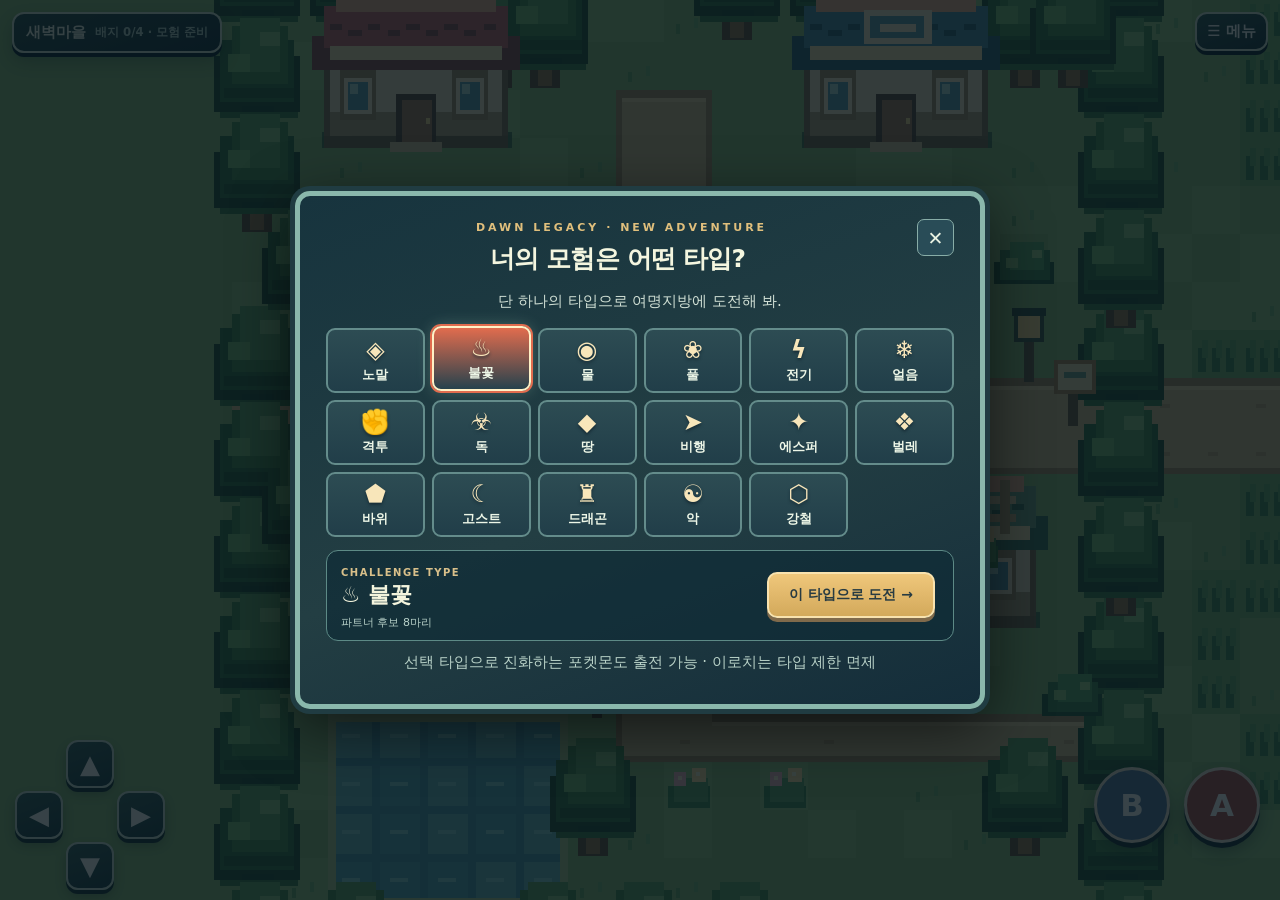
<file: index.html>
<!doctype html><html lang="ko"><head><meta charset="utf-8"><meta name="viewport" content="width=device-width,initial-scale=1,maximum-scale=1,user-scalable=no,viewport-fit=cover"><meta http-equiv="Cache-Control" content="no-cache, no-store, must-revalidate"><meta name="theme-color" content="#14252d"><meta name="apple-mobile-web-app-capable" content="yes"><title>여명의 유산 · 타입 챌린지</title><link rel="stylesheet" href="./style.css?v=field-actors-20261103"></head><body><div id="app"><main id="stage"><canvas id="scene" width="640" height="400" aria-label="게임 화면"></canvas><div id="hud"><span id="area">새벽마을</span><span id="hudInfo"></span></div><div id="fieldAssetStatus" role="status" hidden></div><div id="toast"></div><div id="dpad"><button data-dir="0,-1" class="up">▲</button><button data-dir="-1,0" class="left">◀</button><button data-dir="0,1" class="down">▼</button><button data-dir="1,0" class="right">▶</button></div><div id="actions" style="position:absolute!important;display:flex!important;flex-direction:row!important;align-items:center!important;justify-content:center!important;gap:14px!important;right:18px!important;bottom:55px!important;width:170px!important;height:80px!important;margin:0!important;padding:0!important"><button id="keyB" style="position:static!important;transform:none!important;translate:none!important;align-self:center!important;margin:0!important;padding:0!important;box-sizing:border-box!important;flex:0 0 76px!important;width:76px!important;height:76px!important;border-radius:50%!important">B</button><button id="keyA" style="position:static!important;transform:none!important;translate:none!important;align-self:center!important;margin:0!important;padding:0!important;box-sizing:border-box!important;flex:0 0 76px!important;width:76px!important;height:76px!important;border-radius:50%!important">A</button></div><div id="topbar"><button id="keyMenu">☰ 메뉴</button></div></main><div id="overlay" class="hidden"><section id="dialog"><button id="close" aria-label="닫기">✕</button><div id="dialogBody"></div></section></div></div><script src="./rival-system.js?v=battle-progression-20261105"></script><script src="./bootstrap.js?v=battle-progression-20261105"></script></body></html>
</file>
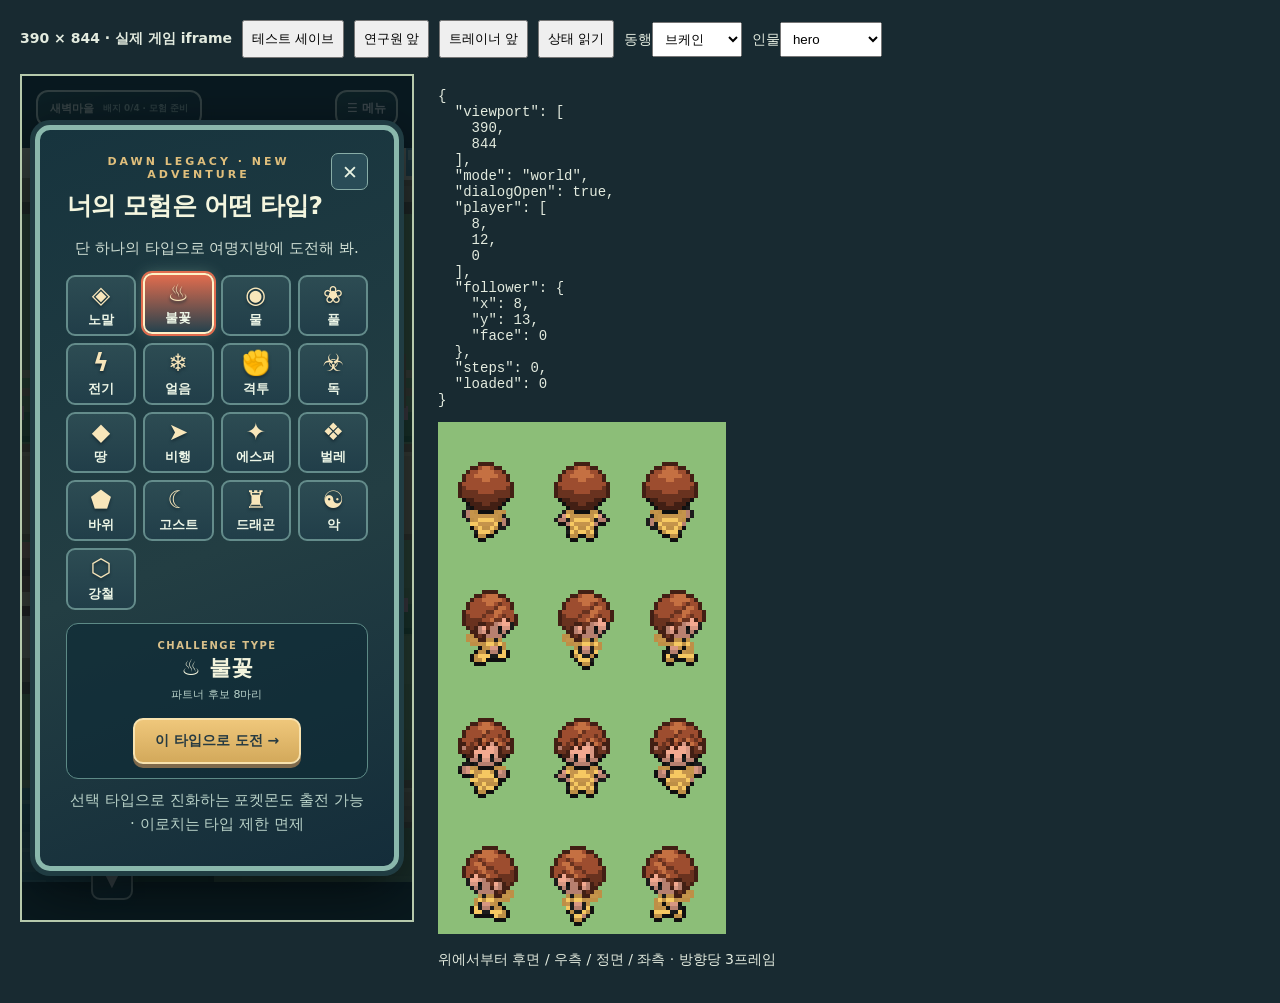
<file: tests/mobile.html>
<!doctype html><html lang="ko"><meta charset="utf-8"><title>DawnLegacy 세로 화면 검증</title><style>body{margin:20px;background:#182a31;color:#e3ebdf;font:14px system-ui}header{display:flex;gap:10px;align-items:center;flex-wrap:wrap;margin-bottom:16px}button,select{padding:8px}main{display:flex;gap:24px;align-items:flex-start}iframe{border:2px solid #b6c9ac;width:390px;height:844px;flex-shrink:0}pre{white-space:pre-wrap;max-width:420px}canvas{image-rendering:pixelated;width:288px;height:512px;background:#8cbe78}</style><header><b>390 × 844 · 실제 게임 iframe</b><button id="fixture">테스트 세이브</button><button id="research">연구원 앞</button><button id="battle">트레이너 앞</button><button id="refresh">상태 읽기</button><label>동행<select id="species"><option>브케인</option><option>치코리타</option><option>리아코</option><option>피카츄</option><option>이브이</option><option>롱스톤</option></select></label><label>인물<select id="human"><option>hero</option><option>researcher</option><option>ranger</option><option>leader</option><option>traveler</option></select></label></header><main><iframe id="game" src="../index.html"></iframe><section><pre id="status"></pre><canvas id="atlas" width="72" height="128"></canvas><p>위에서부터 후면 / 우측 / 정면 / 좌측 · 방향당 3프레임</p></section></main><script>
const frame=document.getElementById('game'),status=document.getElementById('status');
const run=code=>frame.contentWindow.eval(code);
const refresh=()=>{try{status.textContent=run(`JSON.stringify({viewport:[innerWidth,innerHeight],mode,dialogOpen,player:[s.x,s.y,s.face],follower:s.fieldFollower,partner:s.party[0]?.name,steps:s.steps,loaded:[...document.images].filter(i=>!i.complete).length},null,2)`)}catch(e){status.textContent=e.message}};
document.getElementById('fixture').onclick=()=>{run(`close();s.type='불꽃';s.party=[createMon('브케인',5,false)];s.x=10;s.y=8;s.face=2;s.steps=0;s.grassSteps=0;delete s.fieldFollower;delete s.followerTrail;FIELD_ACTORS.reset(s,(x,y)=>!fieldHouse(x,y)&&!NPCS.some(n=>n.x===x&&n.y===y));save();updateHud()`);refresh()};
document.getElementById('research').onclick=()=>{run(`close();s.x=13;s.y=9;s.face=0;delete s.fieldFollower;FIELD_ACTORS.reset(s,(x,y)=>!fieldHouse(x,y)&&!NPCS.some(n=>n.x===x&&n.y===y))`);refresh()};
document.getElementById('battle').onclick=()=>{run(`close();s.x=25;s.y=12;s.face=0;delete s.fieldFollower;FIELD_ACTORS.reset(s,(x,y)=>!fieldHouse(x,y)&&!NPCS.some(n=>n.x===x&&n.y===y))`);refresh()};
document.getElementById('refresh').onclick=refresh;
document.getElementById('species').onchange=e=>{run(`s.party[0]=createMon(${JSON.stringify(e.target.value)},5,false)`);refresh()};
const atlas=document.getElementById('atlas'),ctx=atlas.getContext('2d');
function showHuman(name){const im=new Image();im.onload=()=>{ctx.clearRect(0,0,72,128);ctx.drawImage(im,0,0)};im.src='../assets/field/'+name+'.png'}
document.getElementById('human').onchange=e=>showHuman(e.target.value);showHuman('hero');frame.onload=refresh;
</script></html>
</file>
<file: style.css>
:root{color-scheme:dark;--ink:#11262d;--mint:#d9edc9;--line:#a2c7b1}*{box-sizing:border-box;-webkit-tap-highlight-color:transparent}html,body{width:100%;height:100%;margin:0;overflow:hidden;background:#101c25;color:#f1f6e8;font-family:system-ui,-apple-system,sans-serif;touch-action:none;user-select:none}button,select{font:inherit}button{cursor:pointer;touch-action:none}#app{width:100%;height:100dvh;display:grid;place-items:center;background:radial-gradient(circle at 50% 20%,#304b48,#0b1922 78%)}#stage{position:relative;width:min(100vw,160vh);height:min(100dvh,62.5vw);max-width:100vw;max-height:100dvh;overflow:hidden;box-shadow:0 12px 70px #0008;background:#28454a}#scene{display:block;width:100%;height:100%;image-rendering:pixelated}#hud{position:absolute;left:1.4%;top:2.5%;display:flex;gap:10px;align-items:center;background:#142e39e8;border:2px solid #c4dfc5;border-radius:7px;padding:7px 12px;font-weight:800;font-size:clamp(11px,1.35vw,16px);box-shadow:0 3px 0 #0a1a1d}#hudInfo{font-size:.8em;color:#b9d4cb;font-weight:600}#topbar{position:absolute;top:2.5%;right:1.5%}#topbar button{background:#142e39e8;border:2px solid #c4dfc5;border-radius:8px;color:white;padding:8px 14px;font-size:clamp(12px,1.3vw,16px);font-weight:800}#dpad{position:absolute;left:2.5%;bottom:4%;width:clamp(125px,18vw,200px);height:clamp(125px,18vw,200px);display:grid;grid-template-columns:repeat(3,1fr);grid-template-rows:repeat(3,1fr);gap:2px;opacity:.84}#dpad button{border:2px solid #d2e8d0;background:#142c39dd;color:white;border-radius:9px;font-size:clamp(17px,2.5vw,27px);font-weight:900;padding:0}#dpad .up{grid-area:1/2}#dpad .left{grid-area:2/1}#dpad .down{grid-area:3/2}#dpad .right{grid-area:2/3}#dpad button:active,#actions button:active{background:#d4eab9;color:#15323a}#actions{position:absolute;right:3.2%;bottom:7%;display:flex;gap:clamp(10px,2.5vw,32px);align-items:end}#actions button{width:clamp(60px,9vw,105px);height:clamp(60px,9vw,105px);border-radius:50%;border:3px solid #e6eddf;box-shadow:0 6px 0 #0b1d28;background:#b14f4b;color:white;font-size:clamp(21px,2.7vw,34px);font-weight:900}#actions #keyB{background:#557aa0;transform:translateY(12px)}#toast{position:absolute;top:13%;left:50%;transform:translateX(-50%);pointer-events:none;padding:9px 17px;border-radius:9px;background:#132c35e8;color:#fff;font-size:14px;opacity:0;transition:opacity .15s;white-space:nowrap;max-width:90%;overflow:hidden;text-overflow:ellipsis}#toast.visible{opacity:1}#overlay{position:fixed;inset:0;display:flex;align-items:center;justify-content:center;background:#07151bcc;z-index:5;padding:14px}#overlay.hidden{display:none}#dialog{position:relative;width:min(690px,94vw);max-height:min(90dvh,670px);overflow:auto;background:#f4eed6;color:#233a3a;border:5px solid #b2cbb0;border-radius:15px;padding:25px 24px 22px;box-shadow:0 0 0 5px #203c42,0 16px 60px #0009;touch-action:pan-y}#dialog h1,#dialog h2,#dialog h3{margin:0 45px 14px 0;line-height:1.3}#dialog h1{font-size:25px}#dialog h2{font-size:21px}#dialog h3{font-size:18px}#dialog p{line-height:1.55;margin:10px 0;font-size:15px}#dialog button:not(#close){border:2px solid #356b66;border-radius:9px;background:#305c60;color:white;padding:10px 13px;margin:4px;font-weight:800;font-size:14px;min-height:40px}#dialog button:not(#close):disabled{opacity:.35}#dialog button.primary{background:#bd594b;border-color:#923e3a}#dialog button.choice{display:block;width:100%;text-align:left;margin:7px 0;padding:12px}#dialog button.choice.selected{background:#b15b48}#close{position:sticky;float:right;top:0;z-index:4;background:#b44f4c;border:0;border-radius:7px;color:#fff;font-size:19px;width:37px;height:37px}#dialog .grid{display:grid;grid-template-columns:repeat(2,minmax(0,1fr));gap:8px}#dialog .panel{background:#e5e7cf;border:1px solid #c0c8ac;border-radius:9px;padding:11px;margin:8px 0}#dialog .muted{color:#667b75;font-size:13px}#dialog .stat{display:flex;justify-content:space-between;gap:8px;align-items:center}#dialog .hp{height:10px;background:#b1b9a5;border-radius:8px;overflow:hidden;margin:6px 0}#dialog .hp>span{display:block;height:100%;background:#55a46d}#dialog .type{display:inline-block;border-radius:6px;background:#506f6e;color:white;padding:3px 7px;font-size:12px;margin:2px}#dialog .shiny{color:#c17b2d}#dialog .log{min-height:36px;background:#e1e8d6;border-radius:7px;padding:10px;margin:10px 0;font-size:14px}#dialog select{font-size:16px;padding:10px;width:100%;border-radius:7px;background:#fff;color:#263a38;border:1px solid #97b2a3}#dialog .pill{background:#bfd4b6;padding:3px 8px;border-radius:99px;font-size:12px}#dialog .separator{height:1px;background:#c6cbb9;margin:12px 0}@media(orientation:portrait){#stage{width:100vw;height:62.5vw}#dpad{width:25vw;height:25vw}#actions button{width:12vw;height:12vw}#hud{font-size:9px;padding:3px}#topbar button{font-size:10px;padding:4px 7px}}@media(max-height:430px){#dialog{padding:12px 15px;max-height:96dvh}#dialog h1{font-size:19px}#dialog h2{font-size:18px}#dialog p{font-size:13px;margin:5px 0}#dialog button:not(#close){min-height:32px;padding:7px 9px}}
/* Starter selection and roulette */
#dialog:has(.intro){background:linear-gradient(160deg,#17343e 0%,#233e43 56%,#142d3a 100%);border-color:#8ab8ac;color:#f4f6df;padding:23px 26px 20px;max-width:760px}
#dialog:has(.intro) #close{background:#294c57;color:#e8f2e2;border:1px solid #88ada7}
.intro{text-align:center}.intro-eyebrow{font-size:11px;letter-spacing:3px;color:#e0bf7c;font-weight:900;margin:2px 0 9px}.intro h1{font-size:clamp(20px,3vw,32px);font-weight:900;letter-spacing:-.8px;margin:0 35px 5px}.intro p{color:#d0dfd4;margin:6px 0 13px;font-size:13px}.type-grid{display:grid;grid-template-columns:repeat(6,minmax(0,1fr));gap:7px;margin:15px 0 13px}.intro .type-card{display:flex!important;flex-direction:column;justify-content:center;align-items:center;gap:3px;min-height:65px!important;margin:0!important;padding:5px 3px!important;border:2px solid #648c8b!important;border-radius:9px!important;background:linear-gradient(180deg,#2d4c53,#213e49)!important;color:#edf6e7!important;transition:transform .12s,border-color .12s,background .12s;position:relative;font-size:13px!important}.intro .type-card.active{border-color:#fff2c7!important;background:linear-gradient(180deg,var(--type-color),#26424d)!important;box-shadow:0 0 0 2px var(--type-color),0 0 15px #a9d6b655;transform:translateY(-2px)}.type-symbol{font-size:24px;line-height:1.1;color:#f8e6ba;text-shadow:0 2px 3px #172c35}.type-choice{display:flex;justify-content:space-between;align-items:center;text-align:left;gap:12px;background:#0e2b36a9;border:1px solid #5d8a86;border-radius:12px;padding:10px 14px}.type-choice h2{margin:1px 0!important;font-size:22px!important;color:#f3f4dd}.type-choice .eyebrow{color:#d9c08a;font-size:10px;letter-spacing:1.5px;font-weight:900}.type-choice #poolCount{font-size:11px;color:#b9d2ca}.intro .intro-main{background:linear-gradient(180deg,#efc77b,#d3a95b)!important;border:2px solid #f8e2ae!important;color:#273b42!important;font-weight:900!important;padding:12px 20px!important;border-radius:10px!important;box-shadow:0 4px 0 #806a4b;white-space:nowrap}.intro .intro-main:active{transform:translateY(2px);box-shadow:0 2px 0 #806a4b}.intro .intro-main.wide{width:min(100%,360px);margin:14px auto 5px!important;display:block}.intro .intro-secondary{display:block;margin:10px auto 0!important;background:transparent!important;border:1px solid #719a96!important;color:#cce2d6!important}.intro .intro-footnote{margin:10px 0 0;font-size:11px;color:#b8d1c7}.roulette-stage{position:relative;margin:15px auto 7px;max-width:420px;height:215px;border:2px solid #6a9792;border-radius:15px;overflow:hidden;background:radial-gradient(circle,#507b75 0%,#254c58 47%,#173441 78%);display:flex;flex-direction:column;align-items:center;justify-content:center}.roulette-halo{position:absolute;width:175px;height:175px;border:3px dashed #e7cf8b70;border-radius:50%;box-shadow:0 0 35px #e9c78044;animation:halo 12s linear infinite}.roulette-ball{z-index:1;width:94px;height:94px;border-radius:50%;border:5px solid #f2e9d1;background:linear-gradient(#b8574c 0 45%,#1d3037 45% 55%,#f4f0d9 55%);color:#fff;font-size:48px;font-weight:900;line-height:80px;text-shadow:0 3px 3px #0008;box-shadow:0 8px 0 #152d39,0 0 25px #e1c37c6a}.roulette-name{z-index:1;margin-top:12px;font-size:22px;font-weight:900;color:#fff3c7}.roulette-sub{z-index:1;color:#b7d5cc;font-size:12px}.roulette-stage.spinning .roulette-ball{animation:spinball .34s ease-in-out infinite alternate}.roulette-stage.spinning .roulette-name{color:#ffe09a}@keyframes halo{to{transform:rotate(360deg)}}@keyframes spinball{from{transform:rotate(-22deg) scale(.92)}to{transform:rotate(22deg) scale(1.08)}}.reveal-sparkles{color:#f3d487;font-size:25px;letter-spacing:14px}.partner-hero{max-width:420px;margin:14px auto;background:radial-gradient(circle at 50% 35%,#5b8582,#244753 72%);border:2px solid #a5c8b0;border-radius:15px;padding:14px 12px 18px;box-shadow:inset 0 0 40px #c6c88b20}.partner-emblem{width:90px;height:90px;margin:4px auto 7px;border:4px solid #e8d49c;border-radius:50%;display:grid;place-items:center;font-size:55px;color:#ffe3a0;background:#244752;box-shadow:0 0 35px #d2b56a77}.partner-name{font-size:29px;font-weight:900;color:#fff1bf}.partner-meta .type{background:#628e83}.partner-level{font-size:12px;color:#c9d8cc;letter-spacing:1px;margin-top:8px}@media(max-height:650px){#dialog:has(.intro){padding:10px 18px;max-height:96dvh}.intro h1{font-size:22px}.intro p{margin:3px 0 6px}.type-grid{gap:4px;margin:7px 0}.intro .type-card{min-height:45px!important}.type-symbol{font-size:17px}.type-choice{padding:6px 12px}.roulette-stage{height:165px}.roulette-halo{width:130px;height:130px}.roulette-ball{width:73px;height:73px;line-height:60px;font-size:37px}.partner-hero{margin:5px auto;padding:7px}.partner-emblem{width:65px;height:65px;font-size:39px}.partner-name{font-size:23px}}@media(max-width:520px){.type-grid{grid-template-columns:repeat(4,minmax(0,1fr))}.intro .type-card{min-height:52px!important}.type-choice{flex-direction:column;text-align:center}.intro .intro-main{white-space:normal}.intro h1{font-size:20px}}

/* DS-inspired battle layout: full battlefield, separate message and command panels */
#overlay:has(.hg-battle){padding:0;background:#101d27}
#dialog:has(.hg-battle){width:min(100vw,1000px);height:min(100dvh,625px);max-width:none;max-height:none;overflow:hidden;padding:0;border:0;border-radius:0;box-shadow:none;background:#e8e4d0;color:#26353c}
#dialog:has(.hg-battle) #close{display:none}
.hg-battle{height:100%;width:100%;display:flex;flex-direction:column;font-family:system-ui,sans-serif}
.battle-field{position:relative;flex:1;min-height:0;overflow:hidden;background:linear-gradient(#c4e4e4 0%,#e8f1d6 52%,#c3d4a2 53%,#c3d4a2 100%)}
.battle-sky{position:absolute;inset:0 0 45%;background:repeating-linear-gradient(0deg,#ffffff20 0 4px,transparent 4px 9px)}
.battle-horizon{position:absolute;top:50%;width:100%;height:6px;background:#a9c69b}
.battle-ground{position:absolute;border-radius:50%;background:#8daf82;box-shadow:inset 0 6px 0 #6d9d72,0 8px 0 #c5d2a2}
.battle-ground.enemy{width:39%;height:19%;left:53%;top:42%}
.battle-ground.ally{width:52%;height:26%;left:-8%;bottom:3%;background:#9cbf87}
.battle-status{position:absolute;z-index:3;background:linear-gradient(#f6f5e8,#dfdfcf);border:3px solid #57666c;box-shadow:3px 4px 0 #4a5a6180;border-radius:14px 4px 14px 4px;padding:9px 14px;color:#27323a;width:34%;min-width:180px;max-width:350px}
.battle-status.enemy{left:3%;top:8%}.battle-status.ally{right:3%;bottom:7%}
.battle-name{display:flex;justify-content:space-between;align-items:center;gap:8px;font-size:clamp(12px,2vw,20px)}
.battle-name span{font-size:.75em;font-weight:700}
.battle-hp-label{display:flex;gap:6px;align-items:center;justify-content:flex-end;font-size:11px;font-weight:900;color:#d8a94a;margin-top:6px}
.battle-hp-track{height:12px;width:73%;background:#4a5554;border:2px solid #48575c;border-radius:8px;overflow:hidden;display:block}
.battle-hp-track i{height:100%;display:block;transition:width .2s}
.battle-hp-number{text-align:right;font-size:13px;font-weight:800;margin-top:2px}
.battle-creature{position:relative;width:100%;height:100%;filter:drop-shadow(5px 7px 0 #4e736b40)}
.enemy-mon{position:absolute;width:16%;height:35%;left:64%;top:22%;z-index:2;animation:mon-in .35s ease-out}
.ally-mon{position:absolute;width:23%;height:48%;left:12%;bottom:12%;z-index:2;animation:mon-in .35s ease-out}
.creature-body{position:absolute;left:20%;top:25%;width:60%;height:60%;background:var(--creature);border:5px solid #526e71;border-radius:45% 45% 37% 37%;box-shadow:inset -9px -8px 0 #0002,inset 8px 7px 0 #fff5}
.creature-ear{position:absolute;top:10%;width:22%;height:36%;background:var(--creature);border:4px solid #526e71;border-radius:60% 60% 15% 15%}
.creature-ear.left{left:18%;transform:rotate(-25deg)}.creature-ear.right{right:18%;transform:rotate(25deg)}
.creature-eye{position:absolute;top:30%;width:11%;height:13%;background:#263c4b;border-radius:50%}
.creature-eye.left{left:25%}.creature-eye.right{right:25%}
.creature-mark{position:absolute;top:53%;left:38%;width:24%;height:16%;background:#f7e9b8;border-radius:50%}
.creature-foot{position:absolute;bottom:4%;width:23%;height:15%;background:var(--creature);border:4px solid #526e71;border-radius:35%}
.creature-foot.left{left:23%}.creature-foot.right{right:23%}
.battle-creature.back .creature-eye{display:none}
.battle-creature.back .creature-mark{top:24%;left:30%;width:40%;height:33%;background:#ffffff50}
.battle-balls{position:absolute;right:4%;top:5%;display:flex;gap:4px;color:#c85b54;font-size:15px}.battle-balls .fainted{color:#a0a0a0}
.battle-bottom{height:32%;min-height:128px;display:grid;grid-template-columns:52% 48%;background:#253d52;border-top:6px solid #e5ebd8;box-shadow:inset 0 5px 0 #6b8b8c}
.battle-message{padding:clamp(10px,2vw,25px);display:flex;align-items:center;color:#f9f6e7;font-size:clamp(15px,2.1vw,24px);font-weight:800;line-height:1.55;letter-spacing:.1px;border-right:4px solid #dce4d4}
.battle-options{padding:7px;background:#f0ebd9;overflow:auto;touch-action:pan-y}
.battle-commands{height:100%;display:grid;grid-template-columns:repeat(2,minmax(0,1fr));grid-template-rows:repeat(2,minmax(0,1fr));gap:7px}
#dialog .battle-commands button{display:flex;flex-direction:column;justify-content:center;align-items:center;min-height:0;margin:0;padding:5px;border:3px solid #9caa9c;border-radius:7px;background:linear-gradient(#fffefa,#e2e8d7);color:#243c43;font-size:clamp(12px,1.9vw,21px);font-weight:900;box-shadow:inset 0 -4px 0 #b8c8b8}
#dialog .battle-commands button:active{background:#d5e5c9}
#dialog .battle-commands button:first-child{border-color:#cb8a74}
#dialog .battle-commands button:disabled{opacity:.4}
#dialog .battle-commands small{display:block;color:#657879;font-size:clamp(9px,1.1vw,12px);font-weight:700;margin-top:3px}
@keyframes mon-in{from{opacity:0;transform:translateY(-10px) scale(.88)}to{opacity:1;transform:none}}
/* Field presentation */
#stage{box-shadow:0 0 0 6px #192d37,0 15px 50px #0009}
#hud{border:3px solid #dbe6d1;background:#1a3941ee;border-radius:5px;padding:8px 12px;box-shadow:inset 0 0 0 2px #567c7a,0 3px 0 #10242a}
#topbar button{border:3px solid #dbe6d1;background:#1a3941ee;box-shadow:inset 0 0 0 2px #567c7a,0 3px 0 #10242a}
#dpad button{border-radius:6px;border-color:#dbe6d1;background:#1b3644d9;box-shadow:inset 0 -4px 0 #0e2631}
#actions button{border-color:#e6eadb;box-shadow:inset 0 -5px 0 #0003,0 5px 0 #12232c}
@media(max-height:460px){.battle-bottom{min-height:100px;height:35%}.battle-status{padding:4px 9px;border-width:2px}.battle-hp-track{height:8px}.battle-hp-number{font-size:10px}.battle-name{font-size:13px}.battle-message{font-size:14px}.battle-ground.enemy{top:44%}}

/* Fold landscape layout correction: single full-viewport coordinate system */
html,body,#app{width:100%;height:100%;height:100dvh;overflow:hidden}
#app{display:block;position:fixed;inset:0;width:100vw;height:100dvh}
#stage{position:absolute;inset:0;width:100vw!important;height:100dvh!important;max-width:none!important;max-height:none!important;box-shadow:none!important;background:#314c4b}
#scene{position:absolute;inset:0;width:100%;height:100%;object-fit:cover;object-position:center center;image-rendering:pixelated}
#hud{left:max(12px,env(safe-area-inset-left));top:max(10px,env(safe-area-inset-top));max-width:56%;padding:6px 10px;font-size:clamp(10px,1.5vw,16px);z-index:2}
#topbar{top:max(10px,env(safe-area-inset-top));right:max(12px,env(safe-area-inset-right));z-index:2}
#dpad{left:max(14px,env(safe-area-inset-left));bottom:max(12px,env(safe-area-inset-bottom));width:clamp(108px,18vh,190px)!important;height:clamp(108px,18vh,190px)!important;z-index:2}
#actions{right:max(18px,env(safe-area-inset-right));bottom:max(25px,env(safe-area-inset-bottom));gap:clamp(12px,3vw,35px);z-index:2}
#actions button{width:clamp(54px,12vh,100px)!important;height:clamp(54px,12vh,100px)!important}
#overlay{inset:0;width:100vw;height:100dvh;padding:clamp(6px,1.5vh,14px);overflow:hidden;align-items:center;justify-content:center}
#dialog{max-height:calc(100dvh - 12px);max-width:calc(100vw - 12px)}
#dialog:has(.intro){max-height:calc(100dvh - 12px);overflow:auto}
#dialog:has(.hg-battle){position:relative;flex:none;width:min(100vw,1100px)!important;height:calc(100dvh - 8px)!important;max-width:100vw!important;max-height:100dvh!important;overflow:hidden!important;padding:0!important;border:0!important;box-shadow:none!important}
.hg-battle{height:100%;min-height:0;display:flex;flex-direction:column}
.battle-field{height:0;flex:1 1 auto;min-height:0}
.battle-bottom{height:clamp(115px,34dvh,230px);min-height:0;flex:none;grid-template-columns:52% 48%}
.battle-options{min-width:0;min-height:0;overflow:auto}
.battle-message{min-width:0;min-height:0;overflow:auto;overflow-wrap:anywhere}
.battle-commands{min-height:0}
#dialog .battle-commands button{min-height:0!important;margin:0!important;padding:3px 6px!important}
.battle-status.enemy{left:3%;top:6%}
.battle-status.ally{right:3%;bottom:5%}
.enemy-mon{left:63%;top:18%;height:39%}
.ally-mon{left:12%;bottom:7%;height:50%}
@media(max-height:550px) and (orientation:landscape){
 #dialog:has(.intro){padding:8px 14px}
 .intro h1{font-size:20px;margin-bottom:2px}
 .intro-eyebrow{font-size:9px;margin:0 0 3px}
 .intro p{font-size:11px;margin:3px 0 6px}
 .type-grid{grid-template-columns:repeat(9,minmax(0,1fr));gap:4px;margin:7px 0}
 .intro .type-card{min-height:43px!important;padding:3px!important;font-size:11px!important}
 .type-symbol{font-size:16px}
 .type-choice{padding:5px 10px}
 .type-choice h2{font-size:17px!important}
 .intro .intro-main{padding:7px 12px!important}
 .intro .intro-footnote{font-size:10px}
 .roulette-stage{height:150px}
 .partner-hero{padding:4px 10px;margin:5px auto}
 .partner-emblem{width:55px;height:55px;font-size:32px}
 .partner-name{font-size:20px}
 .battle-bottom{height:38dvh;min-height:95px}
 .battle-status{padding:3px 7px;min-width:140px;border-width:2px}
 .battle-name{font-size:12px}
 .battle-hp-label{margin-top:2px}
 .battle-hp-track{height:8px}
 .battle-message{font-size:clamp(12px,1.7vw,17px);padding:8px 12px}
 #dialog .battle-commands button{font-size:clamp(11px,1.5vw,16px)}
}
@media(orientation:portrait){
 #stage{height:100dvh!important}
 #scene{object-fit:cover}
 #dpad{width:clamp(110px,29vw,170px)!important;height:clamp(110px,29vw,170px)!important}
 #actions button{width:clamp(56px,15vw,88px)!important;height:clamp(56px,15vw,88px)!important}
 .battle-bottom{grid-template-columns:1fr;height:42dvh;grid-template-rows:38% 62%}
 .battle-message{border-right:0;border-bottom:3px solid #dce4d4}
 .battle-status{min-width:130px;width:43%}
 .enemy-mon{width:25%;left:60%}
 .ally-mon{width:30%;left:10%}
}

/* 2026-11-03 viewport fix: explicit two-row battle, overrides older media rules */
#overlay:has(.hg-battle){position:fixed!important;inset:0!important;width:100vw!important;height:100dvh!important;max-height:100dvh!important;display:flex!important;align-items:stretch!important;justify-content:stretch!important;padding:0!important;overflow:hidden!important}
#dialog:has(.hg-battle){position:relative!important;inset:auto!important;display:block!important;flex:1 1 auto!important;width:100%!important;height:100%!important;min-width:0!important;min-height:0!important;max-width:100%!important;max-height:100%!important;overflow:hidden!important;margin:0!important;border:0!important;border-radius:0!important;padding:0!important}
.hg-battle{display:grid!important;grid-template-rows:minmax(0,1fr) clamp(135px,30dvh,250px)!important;width:100%!important;height:100%!important;min-height:0!important;overflow:hidden!important}
.hg-battle .battle-field{display:block!important;position:relative!important;height:100%!important;min-height:0!important;min-width:0!important;overflow:hidden!important;flex:none!important}
.hg-battle .battle-bottom{display:grid!important;grid-template-columns:minmax(0,1fr) minmax(0,1fr)!important;grid-template-rows:minmax(0,1fr)!important;width:100%!important;height:100%!important;min-height:0!important;max-height:100%!important;overflow:hidden!important;flex:none!important}
.hg-battle .battle-message{height:100%!important;min-height:0!important;overflow:auto!important;border-right:3px solid #dce4d4!important;border-bottom:0!important;align-items:center!important}
.hg-battle .battle-options{height:100%!important;min-height:0!important;overflow:hidden!important}
.hg-battle .battle-commands{display:grid!important;grid-template-columns:repeat(2,minmax(0,1fr))!important;grid-template-rows:repeat(2,minmax(0,1fr))!important;width:100%!important;height:100%!important;min-height:0!important;overflow:auto!important;gap:5px!important}
.hg-battle .battle-status{z-index:4!important}
.hg-battle .enemy-mon,.hg-battle .ally-mon{z-index:2!important}
@media(orientation:portrait){
 .hg-battle{grid-template-rows:minmax(0,1fr) clamp(180px,27dvh,340px)!important}
 .hg-battle .battle-bottom{grid-template-columns:minmax(0,42fr) minmax(0,58fr)!important;grid-template-rows:minmax(0,1fr)!important}
 .hg-battle .battle-message{padding:10px!important;font-size:clamp(13px,3vw,19px)!important;line-height:1.4!important}
 .hg-battle .battle-options{padding:5px!important}
 .hg-battle .battle-commands{gap:4px!important}
 #dialog .hg-battle .battle-commands button{font-size:clamp(11px,3vw,18px)!important;padding:2px!important}
 .hg-battle .battle-status.enemy{top:6%!important;left:3%!important;width:46%!important;min-width:0!important}
 .hg-battle .battle-status.ally{bottom:5%!important;right:3%!important;width:46%!important;min-width:0!important}
 .hg-battle .enemy-mon{left:60%!important;top:23%!important;width:26%!important;height:31%!important}
 .hg-battle .ally-mon{left:11%!important;bottom:11%!important;width:31%!important;height:37%!important}
}

/* Field UI v3: adaptive viewport, no stretched or cropped map */
#app,#stage{position:fixed!important;inset:0!important;display:block!important;width:100vw!important;height:100dvh!important;max-width:none!important;max-height:none!important;margin:0!important;padding:0!important;overflow:hidden!important}
#stage{background:#203f41!important}
#scene{position:absolute!important;inset:0!important;display:block!important;width:100%!important;height:100%!important;object-fit:fill!important;image-rendering:pixelated!important}
#hud{position:absolute!important;top:max(12px,env(safe-area-inset-top))!important;left:max(12px,env(safe-area-inset-left))!important;bottom:auto!important;z-index:3!important;max-width:calc(100vw - 125px)!important;display:flex!important;flex-wrap:wrap!important;gap:4px 9px!important;padding:8px 11px!important;font-size:clamp(11px,2.9vw,15px)!important}
#hudInfo{font-size:.78em!important}
#topbar{position:absolute!important;top:max(12px,env(safe-area-inset-top))!important;right:max(12px,env(safe-area-inset-right))!important;z-index:3!important}
#topbar button{padding:8px 10px!important;font-size:clamp(12px,2.8vw,15px)!important}
#dpad{position:absolute!important;left:max(15px,env(safe-area-inset-left))!important;bottom:max(22px,env(safe-area-inset-bottom))!important;width:clamp(135px,37vw,180px)!important;height:clamp(135px,37vw,180px)!important;z-index:3!important;opacity:.93!important}
#dpad button{min-width:0!important;min-height:0!important;font-size:clamp(18px,4.3vw,26px)!important}
#actions{position:absolute!important;right:max(16px,env(safe-area-inset-right))!important;bottom:max(43px,env(safe-area-inset-bottom))!important;z-index:3!important;gap:clamp(10px,2.5vw,24px)!important;align-items:center!important}
#actions button{width:clamp(58px,15vw,90px)!important;height:clamp(58px,15vw,90px)!important;font-size:clamp(20px,5vw,31px)!important}
#toast{z-index:4!important;top:clamp(75px,12dvh,130px)!important}
@media(orientation:landscape){
 #dpad{width:clamp(105px,25vh,165px)!important;height:clamp(105px,25vh,165px)!important;bottom:10px!important}
 #actions{bottom:25px!important}
 #actions button{width:clamp(50px,15vh,85px)!important;height:clamp(50px,15vh,85px)!important}
 #hud{font-size:clamp(11px,1.7vw,15px)!important}
}

/* Field polish: compact handheld controls and clear hierarchy */
#stage{box-shadow:none!important}
#hud{border:2px solid #d6e7d7!important;background:linear-gradient(160deg,#264c4b,#142e3d)!important;box-shadow:0 4px 0 #0a2431,0 8px 18px #102f2d55!important;border-radius:12px!important;padding:9px 12px!important}
#topbar button{border:2px solid #d6e7d7!important;background:linear-gradient(160deg,#2c5654,#173340)!important;box-shadow:0 4px 0 #0a2431!important;border-radius:12px!important}
#dpad{width:clamp(126px,34vw,170px)!important;height:clamp(126px,34vw,170px)!important;gap:3px!important;opacity:.97!important}
#dpad button{border:2px solid #d2e6dc!important;background:linear-gradient(160deg,#315b5a,#173b47)!important;box-shadow:0 4px 0 #102d35,0 6px 12px #0d292b55!important;border-radius:12px!important}
#dpad button:active{background:#8eb9a7!important;transform:translateY(3px);box-shadow:0 1px 0 #102d35!important}
#actions{gap:14px!important;bottom:max(35px,env(safe-area-inset-bottom))!important}
#actions button{width:clamp(55px,14vw,84px)!important;height:clamp(55px,14vw,84px)!important;border:3px solid #f2e8d9!important;box-shadow:0 5px 0 #142e37,0 9px 16px #132e2c66!important}
#actions #keyB{transform:translateY(9px)!important}
#actions button:active{filter:brightness(1.25);box-shadow:0 1px 0 #142e37!important}
@media(orientation:landscape){#dpad{width:clamp(95px,23vh,150px)!important;height:clamp(95px,23vh,150px)!important}#actions button{width:clamp(48px,13vh,78px)!important;height:clamp(48px,13vh,78px)!important}}

/* Handheld field layout: a real game viewport above a separate touch controller */
@media(orientation:portrait){
 #app,#stage{background:#162f36!important}
 #scene{position:absolute!important;top:clamp(74px,10dvh,100px)!important;left:0!important;width:100%!important;height:auto!important;aspect-ratio:10/9!important;object-fit:fill!important;background:#8ac17f!important;image-rendering:pixelated!important;box-shadow:0 7px 0 #0c242e,0 11px 20px #0c202780!important}
 #hud{top:max(14px,env(safe-area-inset-top))!important;left:14px!important;max-width:calc(100vw - 120px)!important}
 #topbar{top:max(14px,env(safe-area-inset-top))!important;right:14px!important}
 #dpad{bottom:max(38px,env(safe-area-inset-bottom))!important;left:clamp(18px,5vw,35px)!important;width:clamp(138px,38vw,172px)!important;height:clamp(138px,38vw,172px)!important}
 #actions{bottom:max(66px,env(safe-area-inset-bottom))!important;right:clamp(16px,4vw,28px)!important;gap:clamp(9px,2.8vw,17px)!important}
 #actions button{width:clamp(58px,15vw,82px)!important;height:clamp(58px,15vw,82px)!important}
 #stage:before{content:'DAWN LEGACY';position:absolute;top:calc(clamp(74px,10dvh,100px) + 100vw * .9 + 22px);left:0;right:0;text-align:center;font-size:clamp(13px,3.8vw,19px);font-weight:900;letter-spacing:.25em;color:#80a8a0;pointer-events:none}
 #toast{top:calc(clamp(74px,10dvh,100px) + 100vw * .35)!important}
}

/* FINAL portrait field geometry — override earlier inset:0 rules */
@media (orientation:portrait){
  #scene{
    inset:auto!important;
    top:76px!important;right:auto!important;bottom:auto!important;left:0!important;
    width:100vw!important;height:90vw!important;max-height:calc(100dvh - 290px)!important;
    aspect-ratio:10/9!important;object-fit:fill!important;
  }
  #actions{
    display:grid!important;grid-template-columns:repeat(2, minmax(0,1fr))!important;
    align-items:center!important;justify-items:center!important;
    gap:14px!important;bottom:56px!important;right:20px!important;
    width:170px!important;height:80px!important;
  }
  #actions button,#actions #keyB,#actions #keyA{
    box-sizing:border-box!important;display:flex!important;align-items:center!important;justify-content:center!important;
    width:76px!important;height:76px!important;margin:0!important;padding:0!important;
    transform:none!important;position:static!important;
    border-radius:50%!important;line-height:1!important;
  }
  #dpad{bottom:26px!important}
}

/* Overworld layout v2: tall portrait viewport and compact controls */
@media (orientation:portrait){
 #scene{
  inset:auto!important;top:72px!important;left:0!important;right:auto!important;bottom:auto!important;
  width:100vw!important;height:min(64dvh,137.5vw)!important;max-height:none!important;
  aspect-ratio:8/11!important;object-fit:fill!important;
 }
 #stage:before{display:none!important;content:none!important}
 #dpad{left:24px!important;bottom:16px!important;width:132px!important;height:132px!important}
 #dpad button{border-radius:9px!important}
 #actions{right:18px!important;bottom:36px!important;width:148px!important;height:70px!important;gap:12px!important}
 #actions button,#actions #keyA,#actions #keyB{
  width:68px!important;height:68px!important;flex:0 0 68px!important;
  transform:none!important;translate:none!important;margin:0!important;
 }
}

/* WORLD V2: full-height overworld, controls float above field */
@media(orientation:portrait){
 #scene{position:absolute!important;inset:auto!important;top:72px!important;left:0!important;width:100vw!important;height:calc(100dvh - 110px)!important;max-height:none!important;aspect-ratio:auto!important;object-fit:fill!important}
 #stage:before{display:none!important}
 #dpad{bottom:max(20px,env(safe-area-inset-bottom))!important;z-index:5!important}
 #actions{bottom:max(49px,env(safe-area-inset-bottom))!important;z-index:5!important}
 #hud,#topbar{z-index:6!important}
 #stage:after{content:'';position:absolute;pointer-events:none;z-index:3;bottom:0;left:0;right:0;height:195px;background:linear-gradient(transparent,rgba(17,43,39,.5));}
}

#fieldAssetStatus{position:absolute;top:65px;left:50%;transform:translateX(-50%);padding:6px 10px;background:#142e39ed;color:#fff;font-size:12px;z-index:4;max-width:90%;text-align:center}
</file>
